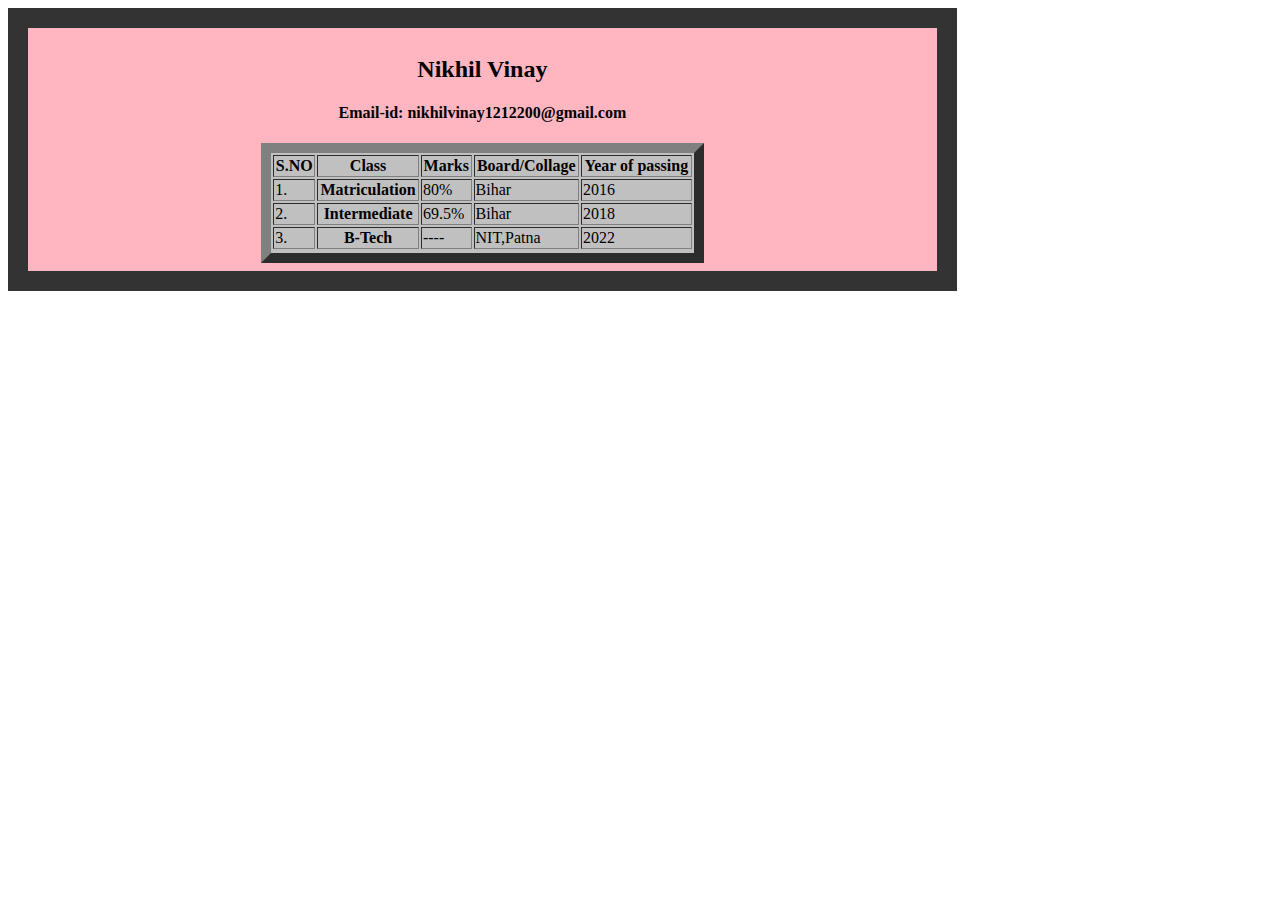
<file: newfolder/index.html>
<!doctype html>
<html>
<head>
<style>
div{width: 70%;
 border: 20px solid #333;
 padding: 8px 12px; 
background-color:lightpink;
}
</style>
</head>
<body>
<div>
<h2 align="center">Nikhil Vinay</h2>
<h4 align="center">Email-id: nikhilvinay1212200@gmail.com</h4>
<table align="center" width="50%" bgcolor="silver" 
border="10px">
<tr>
<th>S.NO</th>
<th>Class</th>
<th>Marks</th>
<th>Board/Collage</th>
<th>Year of passing</th>
</tr>
<tr>
<td>1.</td>
<th>Matriculation</th>
<td>80%</td>
<td>Bihar</td>
<td>2016</td>
</tr>
<tr>
<td>2.</td>
<th>Intermediate</th>
<td>69.5%</td>
<td>Bihar</td>
<td>2018</td>
</tr>
<tr>
<td>3.</td>
<th>B-Tech</th>
<td>----</td>
<td>NIT,Patna</td>
<td>2022</td>
</tr>
<tr>
</table></div>
</body>
</html>
</file>
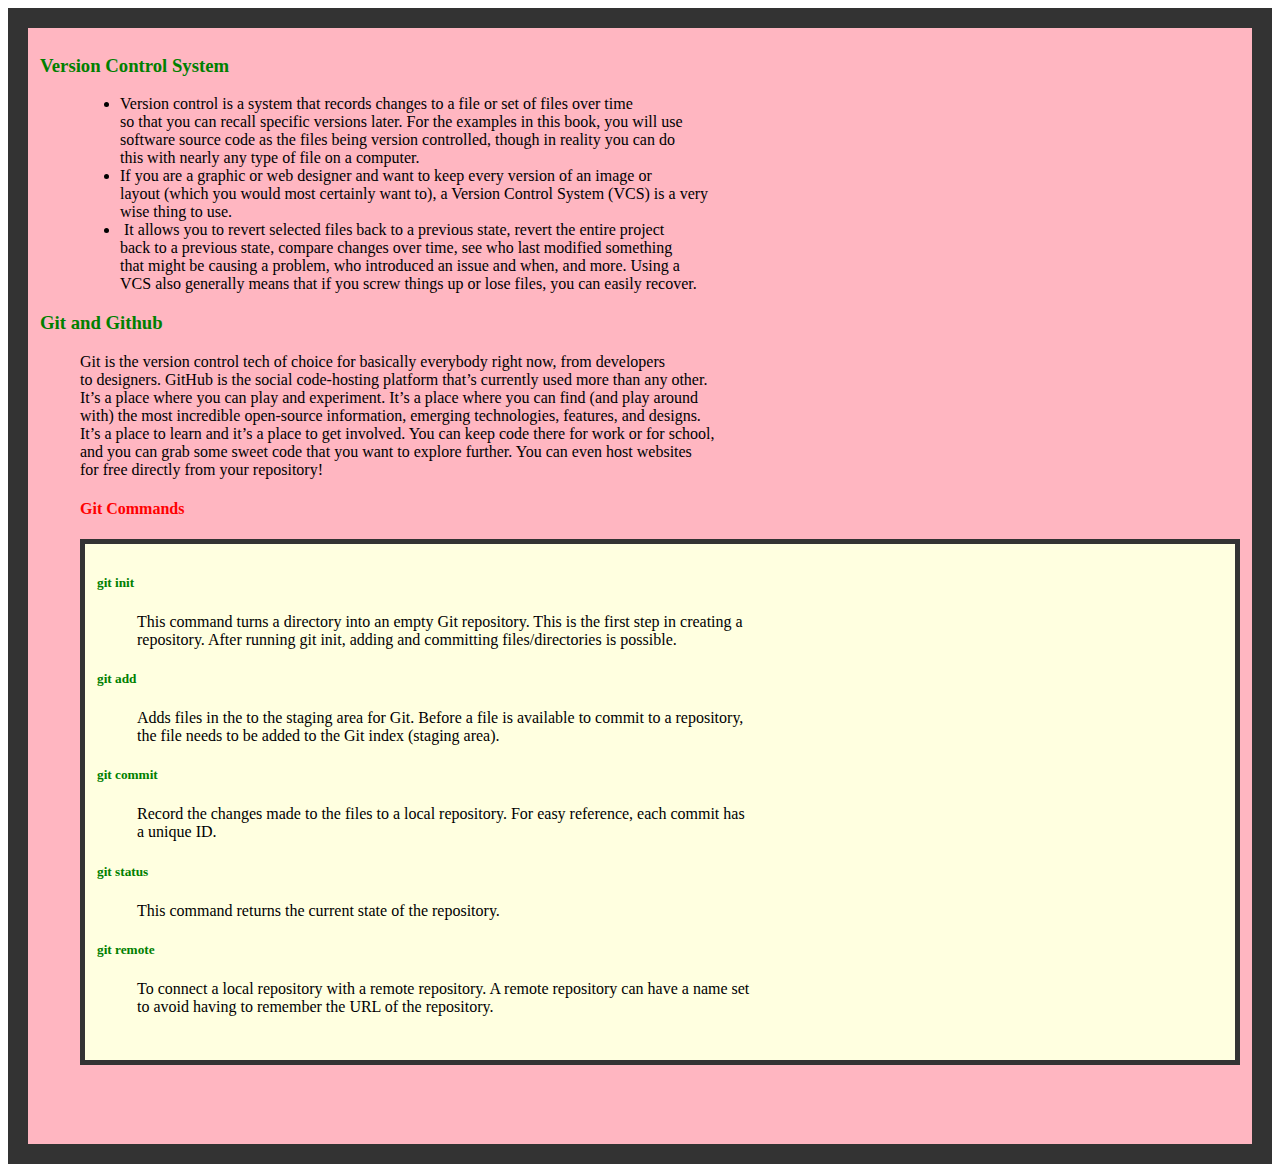
<file: newfolder/aboutGithub.html>
<!doctype html>
<html>
<head>
<title>Github</title>
<style>
.div1{
background:lightpink;
height:1100px;
border: 20px solid #333;
 padding: 8px 12px; 
}
.child{
background:lightyellow;
height:500px;
border: 5px solid #333;
 padding: 8px 12px;}
h3,dh{
color:green;
}
h4{
color:red;
}</style>
</head>
<body>
<div class="div1"><dl><dh><h3>Version Control System</h3></dh>
<dd><p><ul>
<li>Version control is a system that records changes to a file or set of files over time <br>
so that you can recall specific versions later. For the examples in this book, you will use<br> 
software source code as the files being version controlled, though in reality you can do <br>
this with nearly any type of file on a computer.</li>
<li>If you are a graphic or web designer and want to keep every version of an image or<br> 
layout (which you would most certainly want to), a Version Control System (VCS) is a very<br>
 wise thing to use. </li>
<li> It allows you to revert selected files back to a previous state, revert the entire project<br>
 back to a previous state, compare changes over time, see who last modified something<br>
 that might be causing a problem, who introduced an issue and when, and more. Using a <br>
VCS also generally means that if you screw things up or lose files, you can easily recover.</li></ul>
</p></dd>
<dh><h3>Git and Github</h3></dh>
<dd>Git is the version control tech of choice for basically everybody right now, from developers<br>
 to designers. GitHub is the social code-hosting platform that’s currently used more than any other.<br>
 It’s a place where you can play and experiment. It’s a place where you can find (and play around <br>
with) the most incredible open-source information, emerging technologies, features, and designs. <br>
It’s a place to learn and it’s a place to get involved. You can keep code there for work or for school,<br>
 and you can grab some sweet code that you want to explore further. You can even host websites <br>
for free directly from your repository!<br>
<h4>Git Commands</h4>
<div class="child"><dl><dh><h5>git init</h5></dh>
<dd>This command turns a directory into an empty Git repository. This is the first step in creating a<br>
 repository. After running git init, adding and committing files/directories is possible.</dd>
<dh><h5>git add</h5></dh>
<dd>Adds files in the to the staging area for Git. Before a file is available to commit to a repository, <br>
the file needs to be added to the Git index (staging area).</dd>
<dh><h5>git commit</h5></dh>
<dd>Record the changes made to the files to a local repository. For easy reference, each commit has<br>
 a unique ID.</dd>
<dh><h5>git status</h5></dh>
<dd>This command returns the current state of the repository.</dd>
<dh><h5>git remote</h5></dh>
<dd>To connect a local repository with a remote repository. A remote repository can have a name set<br>
 to avoid having to remember the URL of the repository.</dd>
</dl>
</dd></dl></div></div>
</body>
</head>
</file>
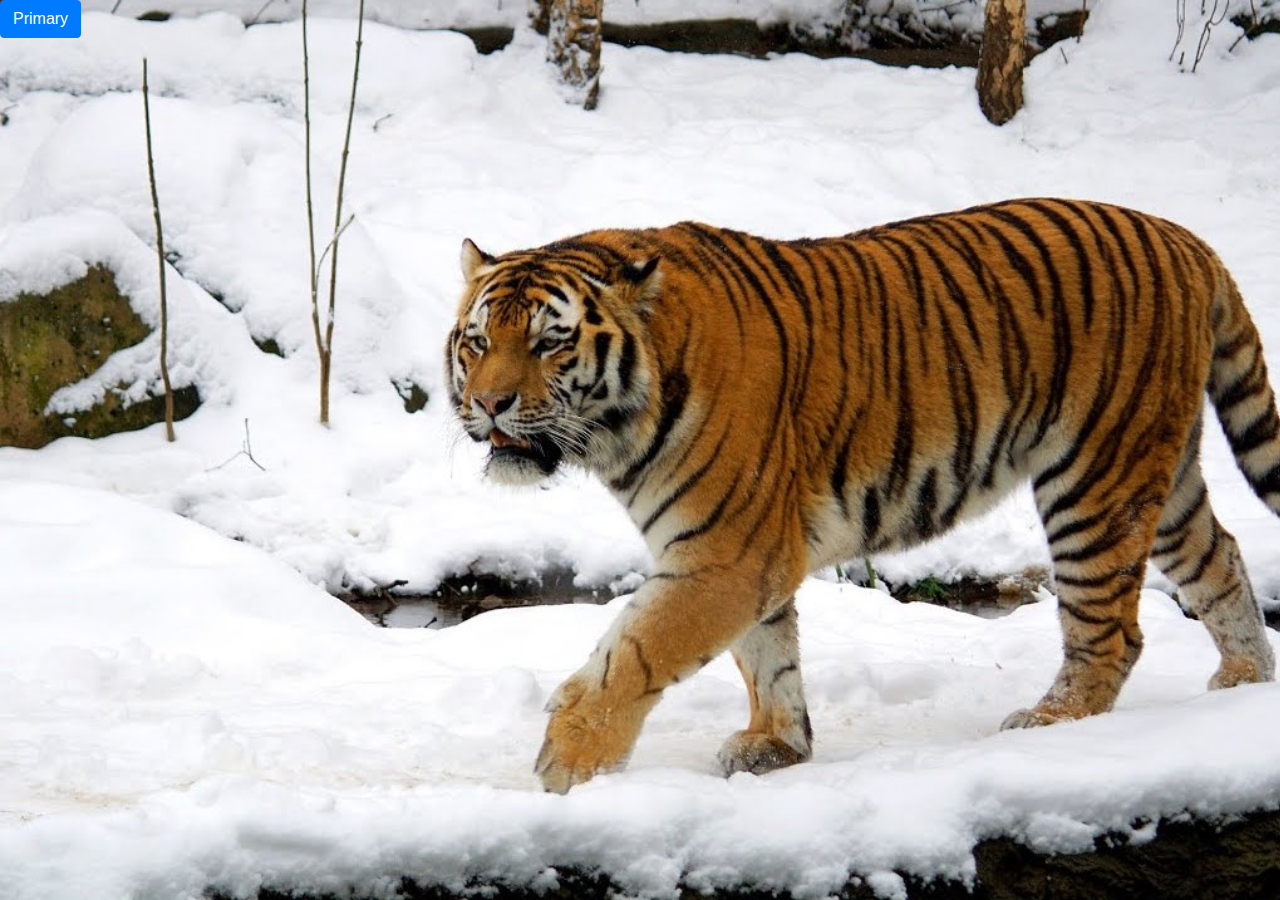
<file: newfolder/AssignmentQ2.html>
<!Doctype Html>
<html>
<head>
<title>
Responsive Image</title>
<style>
body,html{
width:100%;
height:100%;
background-image:url(Tiger.jpg);
background-size:cover;
background-repeat:no-repeat;
}
#x{
transition-property:background-color,colr,letter-spacing;
transition-duration:0.8s,0.2s,0.3s;
transition-timing-function:ease-in,ease-in,ease-in;
}

#x:hover{
background-color:red;
letter-spacing:3px;
font-size:40px;
color:black;

}


</style>
<meta charset="utf-8">
    <meta name="viewport" content="width=device-width, initial-scale=1, shrink-to-fit=no">
<link rel="stylesheet" href="https://stackpath.bootstrapcdn.com/bootstrap/4.5.2/css/bootstrap.min.css" integrity="sha384-JcKb8q3iqJ61gNV9KGb8thSsNjpSL0n8PARn9HuZOnIxN0hoP+VmmDGMN5t9UJ0Z" crossorigin="anonymous">
</head>
<body>
   <button type="button" class="btn btn-primary" id="x">Primary</button>
</body>
</html>
</file>
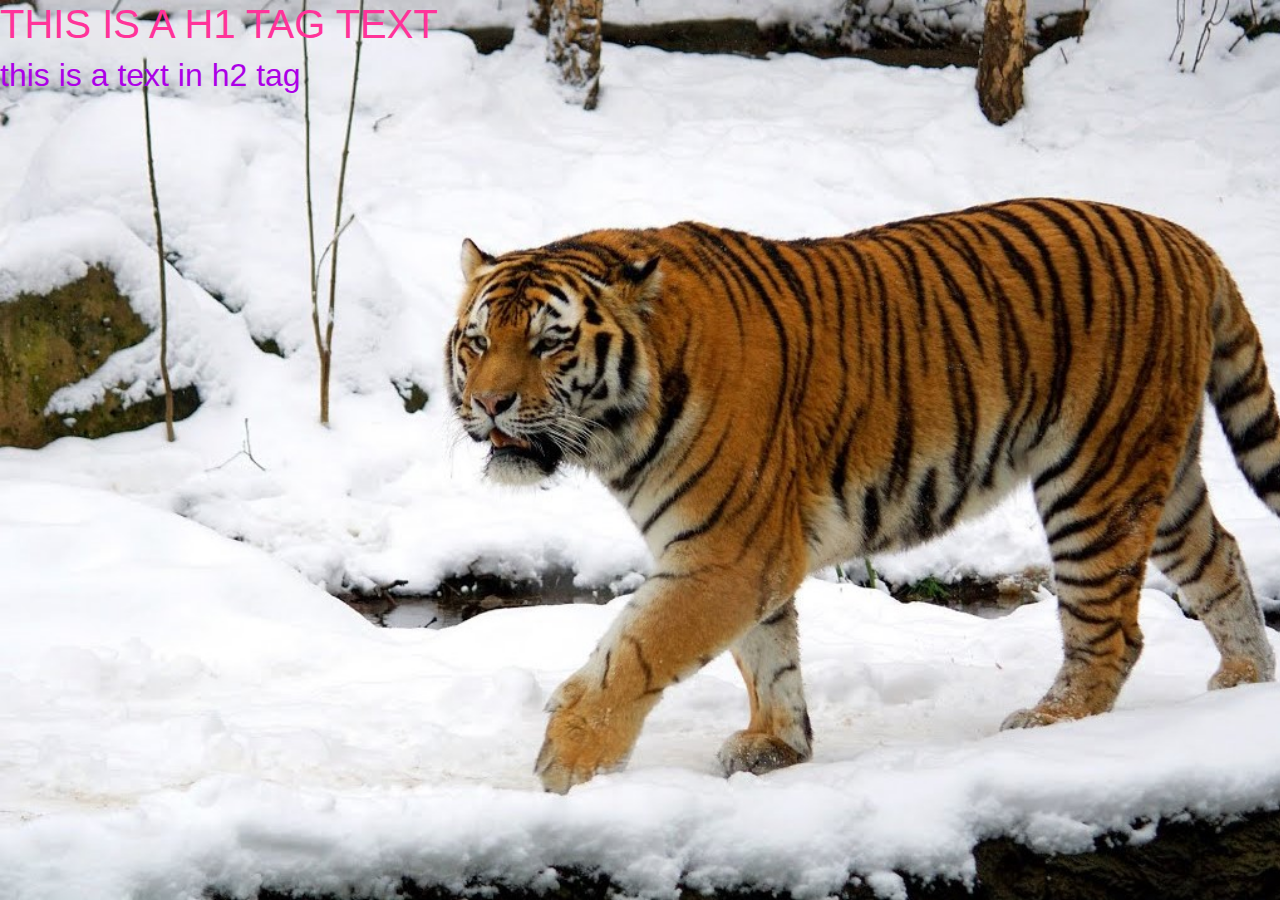
<file: newfolder/background.html>
<!Doctype Html>
<html>
<head>
<title>
Responsive Image</title>
<style>
body,html{
width:1o0%;
height:100%;
background-image:url(Tiger.jpg);
background-size:cover;
background-repeat:no-repeat;
}
</style>
<meta charset="utf-8">
    <meta name="viewport" content="width=device-width, initial-scale=1, shrink-to-fit=no">
<link rel="stylesheet" href="https://stackpath.bootstrapcdn.com/bootstrap/4.5.2/css/bootstrap.min.css" integrity="sha384-JcKb8q3iqJ61gNV9KGb8thSsNjpSL0n8PARn9HuZOnIxN0hoP+VmmDGMN5t9UJ0Z" crossorigin="anonymous">
</head>
<body>
   <h1 class="text-uppercase" style="color:#ff3399">this is a h1 tag text</h1>
   <h2 class="text-lowercase" style="color:#ac00e6">This is a text in H2 tag</h2>
</body>
</html>
</file>
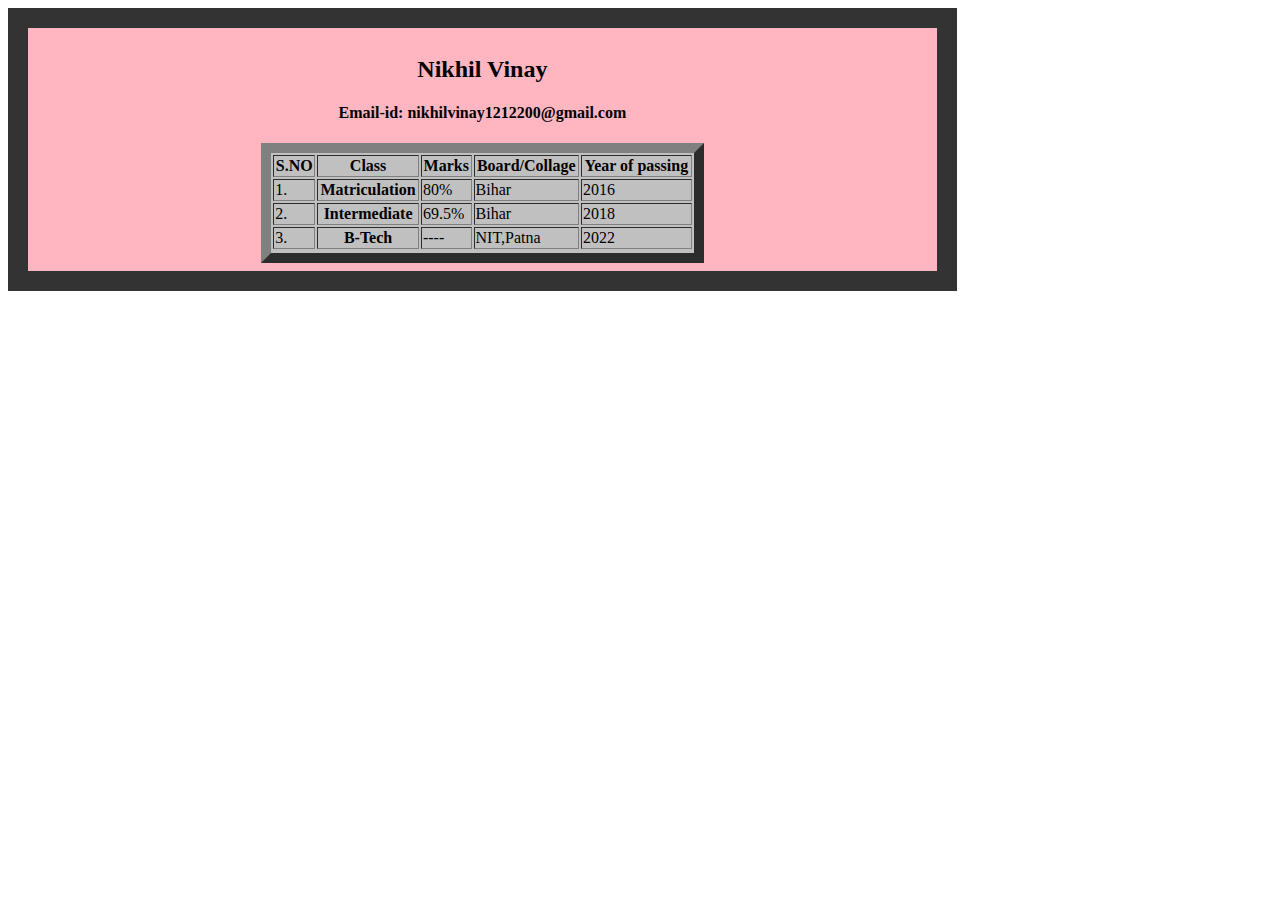
<file: newfolder/profile.html>
<!doctype html>
<html>
<head>
<style>
div{width: 70%;
 border: 20px solid #333;
 padding: 8px 12px; 
background-color:lightpink;}


</style>
</head>
<body>
<div>
<h2 align="center">Nikhil Vinay</h2>
<h4 align="center">Email-id: nikhilvinay1212200@gmail.com</h4>
<table align="center" width="50%" bgcolor="silver" 
border="10px">
<tr>
<th>S.NO</th>
<th>Class</th>
<th>Marks</th>
<th>Board/Collage</th>
<th>Year of passing</th>
</tr>
<tr>
<td>1.</td>
<th>Matriculation</th>
<td>80%</td>
<td>Bihar</td>
<td>2016</td>
</tr>
<tr>
<td>2.</td>
<th>Intermediate</th>
<td>69.5%</td>
<td>Bihar</td>
<td>2018</td>
</tr>
<tr>
<td>3.</td>
<th>B-Tech</th>
<td>----</td>
<td>NIT,Patna</td>
<td>2022</td>
</tr>
<tr>
</table></div>
</body>
</html>
</file>
